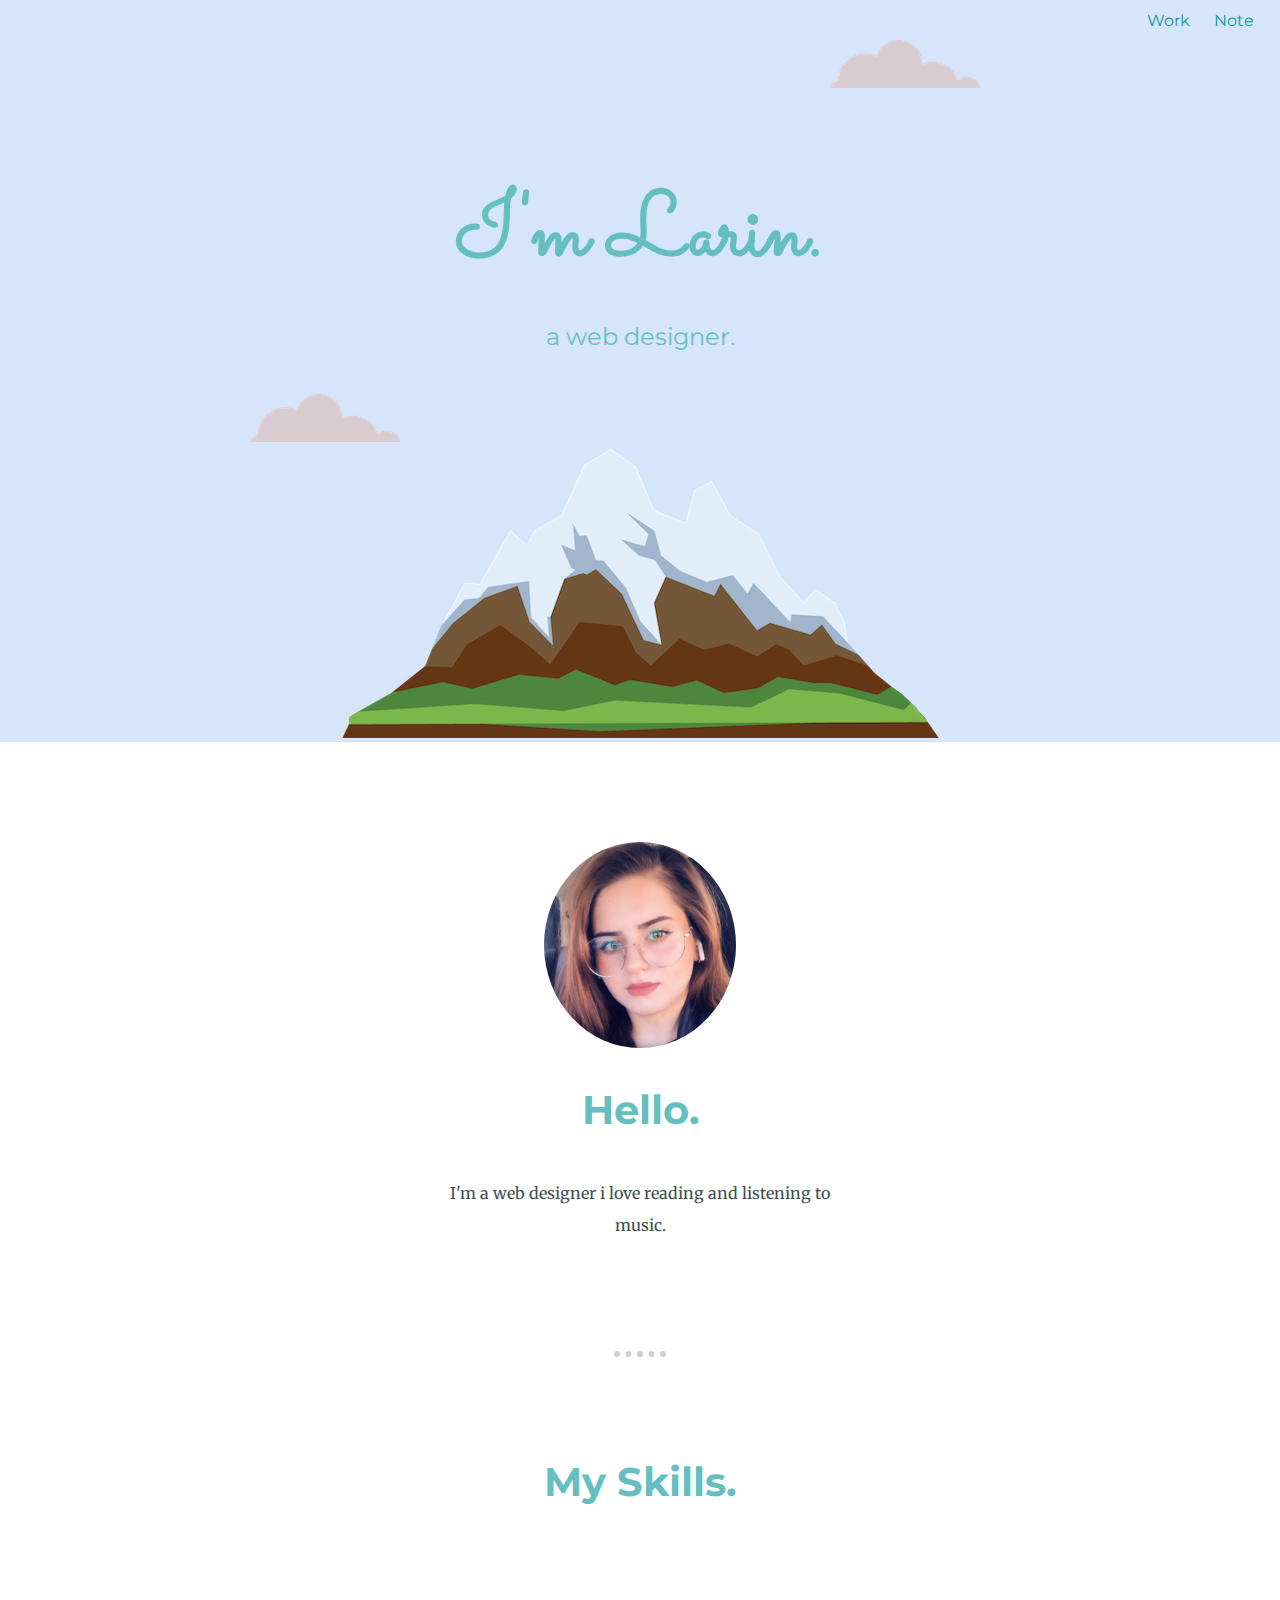
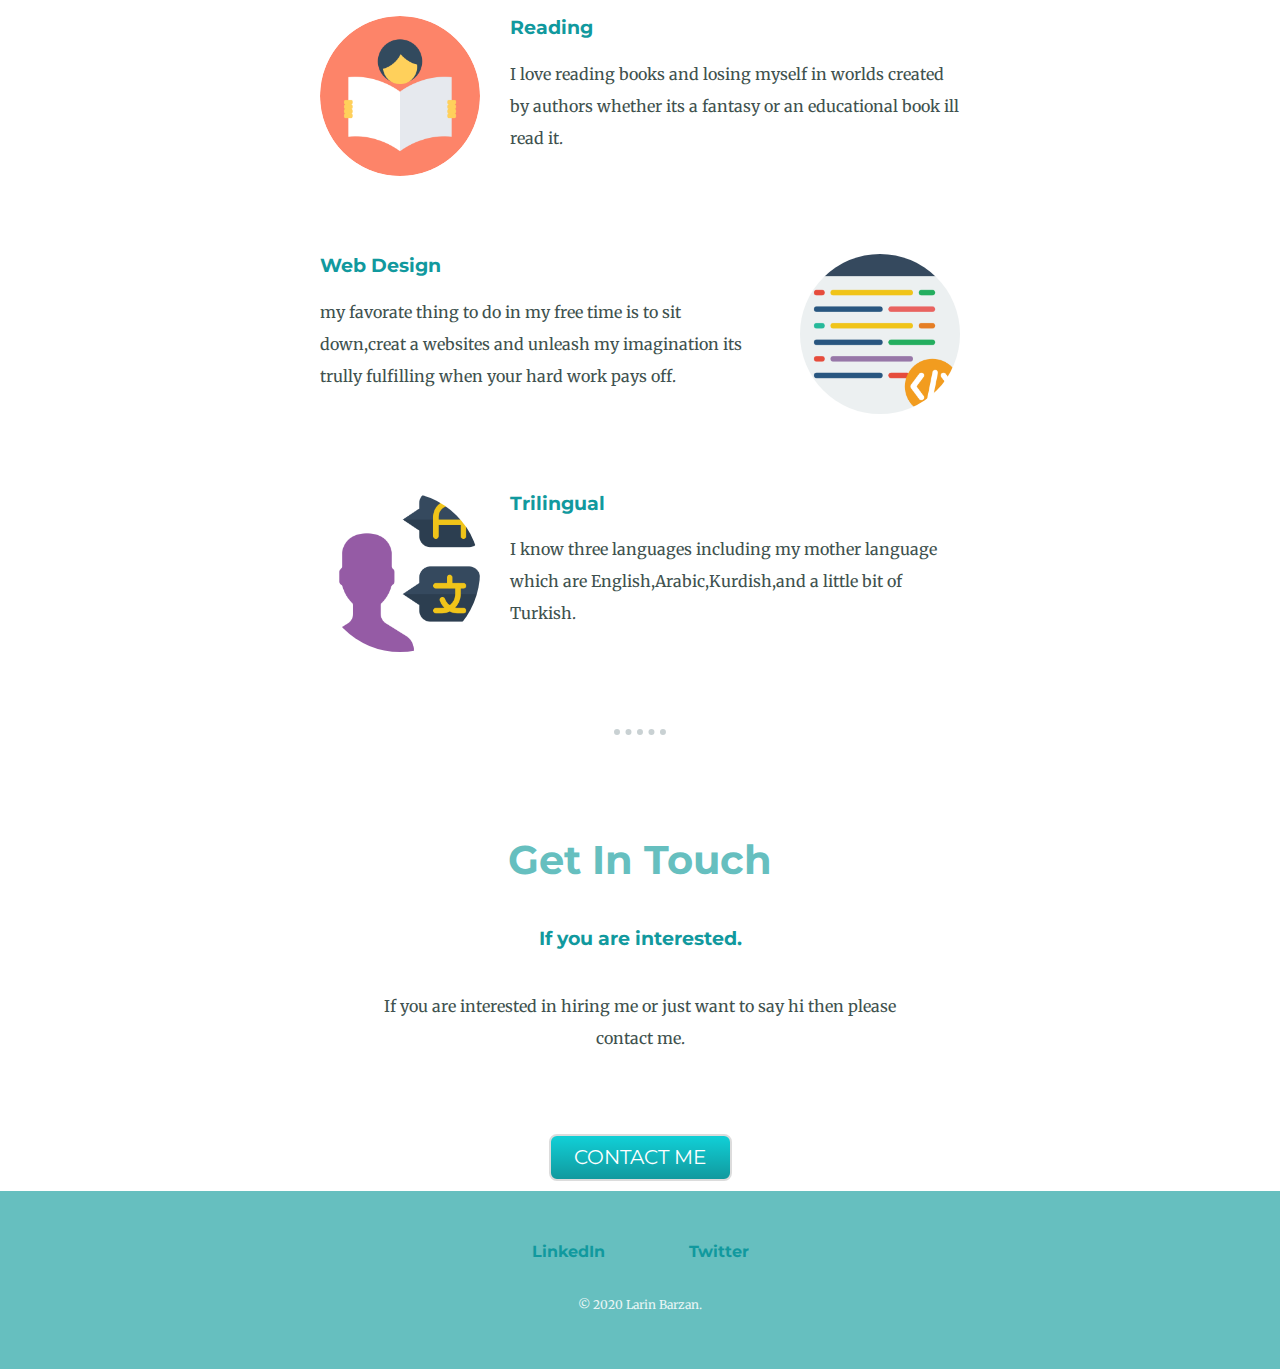
<file: index.html>
<!DOCTYPE html>
<html lang="en" dir="ltr">

<head>
  <meta charset="utf-8">
  <title>Larin</title>
  <link rel="stylesheet" href="css/stylesheet.css">
  <link rel="icon" href="favicon.ico">
  <link href="https://fonts.googleapis.com/css?family=Merriweather|Montserrat|Sacramento&display=swap" rel="stylesheet">
</head>

<body>
  <div class="top-container">
     <a class="work-link" href="work.html">Work</a>
     <a class="note-link"href="note.html">Note</a>
    <img class="cloud-top" src="images/cloud.png" alt="cloud-img">
    <h1>I'm Larin.</h1>
    <h2 class="programer">a web designer.</h2>
    <img class="cloud-bottom" src="images/cloud.png" alt="cloud-img">
    <img src="images/mountain.png" alt="mountain-img">
  </div>

  <div class="middle-container">
    <div class="profile">
      <img class="profile-pic" src="images/Larin.jpeg" alt="My-profile">
      <h2>Hello.</h2>
      <p class="intro"> I'm a web designer i love reading and listening to music.</p>
    </div>
    <hr>
    <div class="skills">
      <h2>My Skills.</h2>
      <div class="skill-row">
        <img class="books" src="images/books.png" alt="books">
        <h3>Reading</h3>
        <p>I love reading books and losing myself in worlds created by authors whether its a fantasy or an educational book ill read it.</p>
      </div>
      <div class="skill-row">
        <img class="coding" src="images/browser.png" alt="coding">
        <h3>Web Design</h3>
        <p>my favorate thing to do in my free time is to sit down,creat a websites and unleash my imagination its trully fulfilling when your hard work pays off.</p>
      </div>
      <div class="skill-row">
        <img class="bilingual" src="images/bilingual.png" alt="language">
        <h3>Trilingual</h3>
        <p>I know three languages including my mother language which are English,Arabic,Kurdish,and a little bit of Turkish.</p>
      </div>
    </div>
    <hr>
    <div class="contact-me">
      <h2>Get In Touch</h2>
      <h3>If you are interested.</h3>
      <p class="hire">If you are interested in hiring me or just want to say hi then please contact me.</p>
      <a class="btn" href="mailto:larin.barzan@gmail.com">CONTACT ME</a>
    </div>
  </div>

  <div class="bottom-container">
    <a class="footer-linkedin" href="https://www.linkedin.com/in/larin-barzan-59b565157/">LinkedIn</a>
    <a class="footer-Twitter" href="https://twitter.com/larin_kookie">Twitter</a>
    <p class="copy">© 2020 Larin Barzan.</p>
  </div>
</body>

</html>
</file>
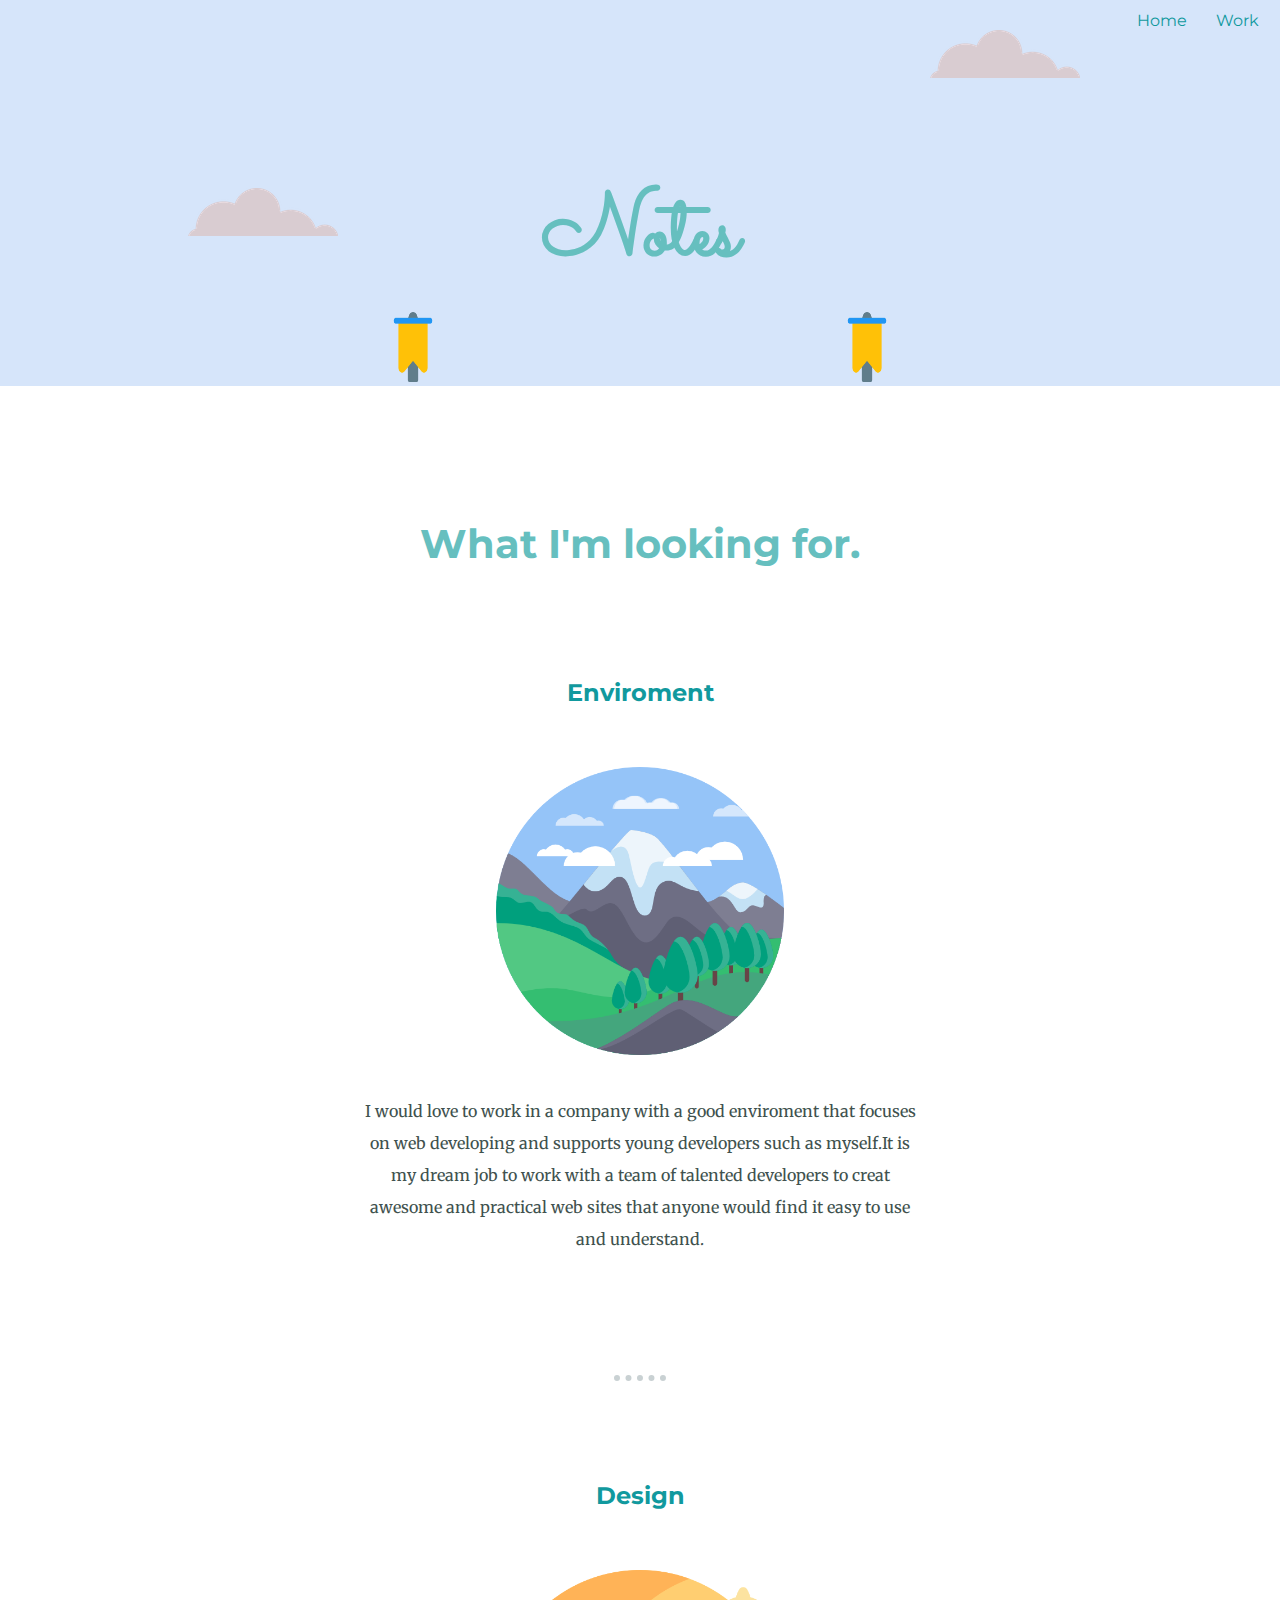
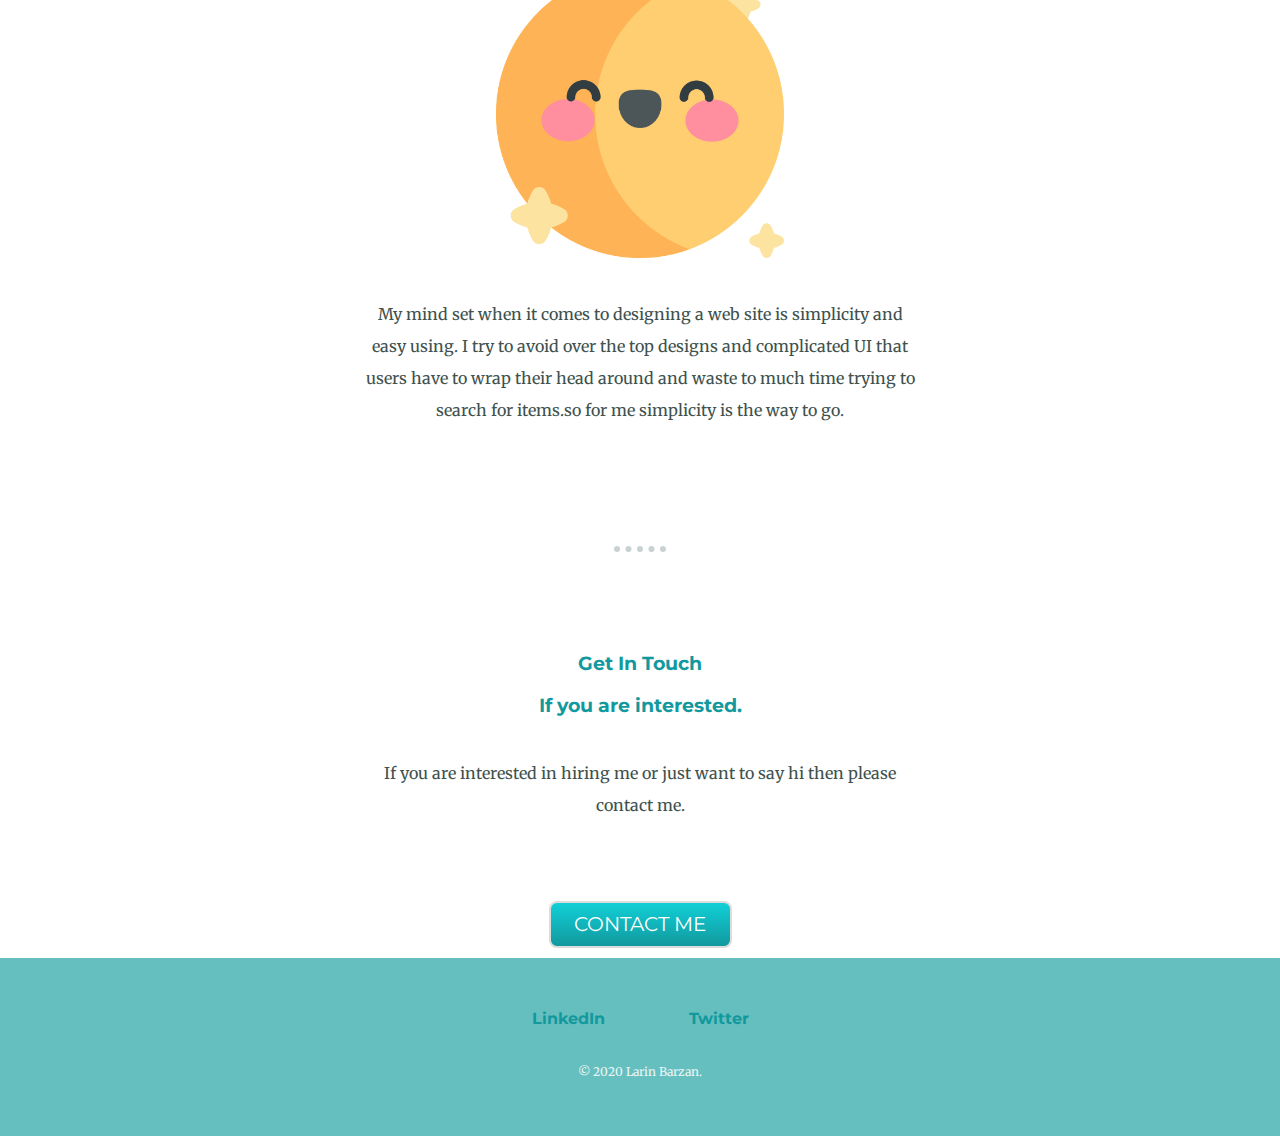
<file: note.html>
<!DOCTYPE html>
<html lang="en" dir="ltr">
  <head>
    <meta charset="utf-8">
    <title>Larin</title>
    <link rel="stylesheet" href="css/stylesheet.css">
    <link rel="icon" href="favicon.ico">
    <link href="https://fonts.googleapis.com/css?family=Merriweather|Montserrat|Sacramento&display=swap" rel="stylesheet">
  </head>
  <body>
    <div class="top-container">
      <a class="home-note" href="index.html">Home</a>
      <a class="work-note" href="work.html">Work</a>

      <img class="cloud-top-work" src="images/cloud.png" alt="cloud-img">
      <h1>Notes</h1>
      <img class="cloud-bottom-work" src="images/cloud.png" alt="cloud-img">
      <img class="banner-left" src="images/banner.png" alt="banner-img">
      <img class="banner-right" src="images/banner.png" alt="banner-img">
  </div>
  <div class="middle-container">
      <h2>What I'm looking for.</h2>

      <div class="enviroment">
        <h3 class="h3-envo">Enviroment</h3>
        <img class="mount-img"src="images/mountains.png" alt="mountains">

        <p class="envi-p">I would love to work in a company with a good enviroment that focuses on web developing and supports
        young developers such as myself.It is my dream job to work with a team of talented developers to creat awesome and practical
      web sites that anyone would find it easy to use and understand.  </p>
      </div>
      <hr>

    <div class="design">
      <h3 class="h3-design">Design</h3>
      <img class="sun"src="images/happy.png" alt="sun">
      <p class="design-p">My mind set when it comes to designing a web site is simplicity and easy using.
      I try to avoid over the top designs and complicated UI that users have to wrap their head around
    and waste to much time trying to search for items.so for me simplicity is the way to go.
    </div>
    <hr>

    <div class="contact-me">
      <h3>Get In Touch</h3>
      <h3>If you are interested.</h3>
      <p class="hire">If you are interested in hiring me or just want to say hi then please contact me.</p>
      <a class="btn" href="mailto:larin.barzan@gmail.com">CONTACT ME</a>
    </div>

    </div>


    <div class="bottom-container">
      <a class="footer-linkedin" href="https://www.linkedin.com/in/larin-barzan-59b565157/">LinkedIn</a>
      <a class="footer-Twitter" href="https://twitter.com/larin_kookie">Twitter</a>
      <p class="copy">© 2020 Larin Barzan.</p>
    </div>

  </body>
</html>
</file>
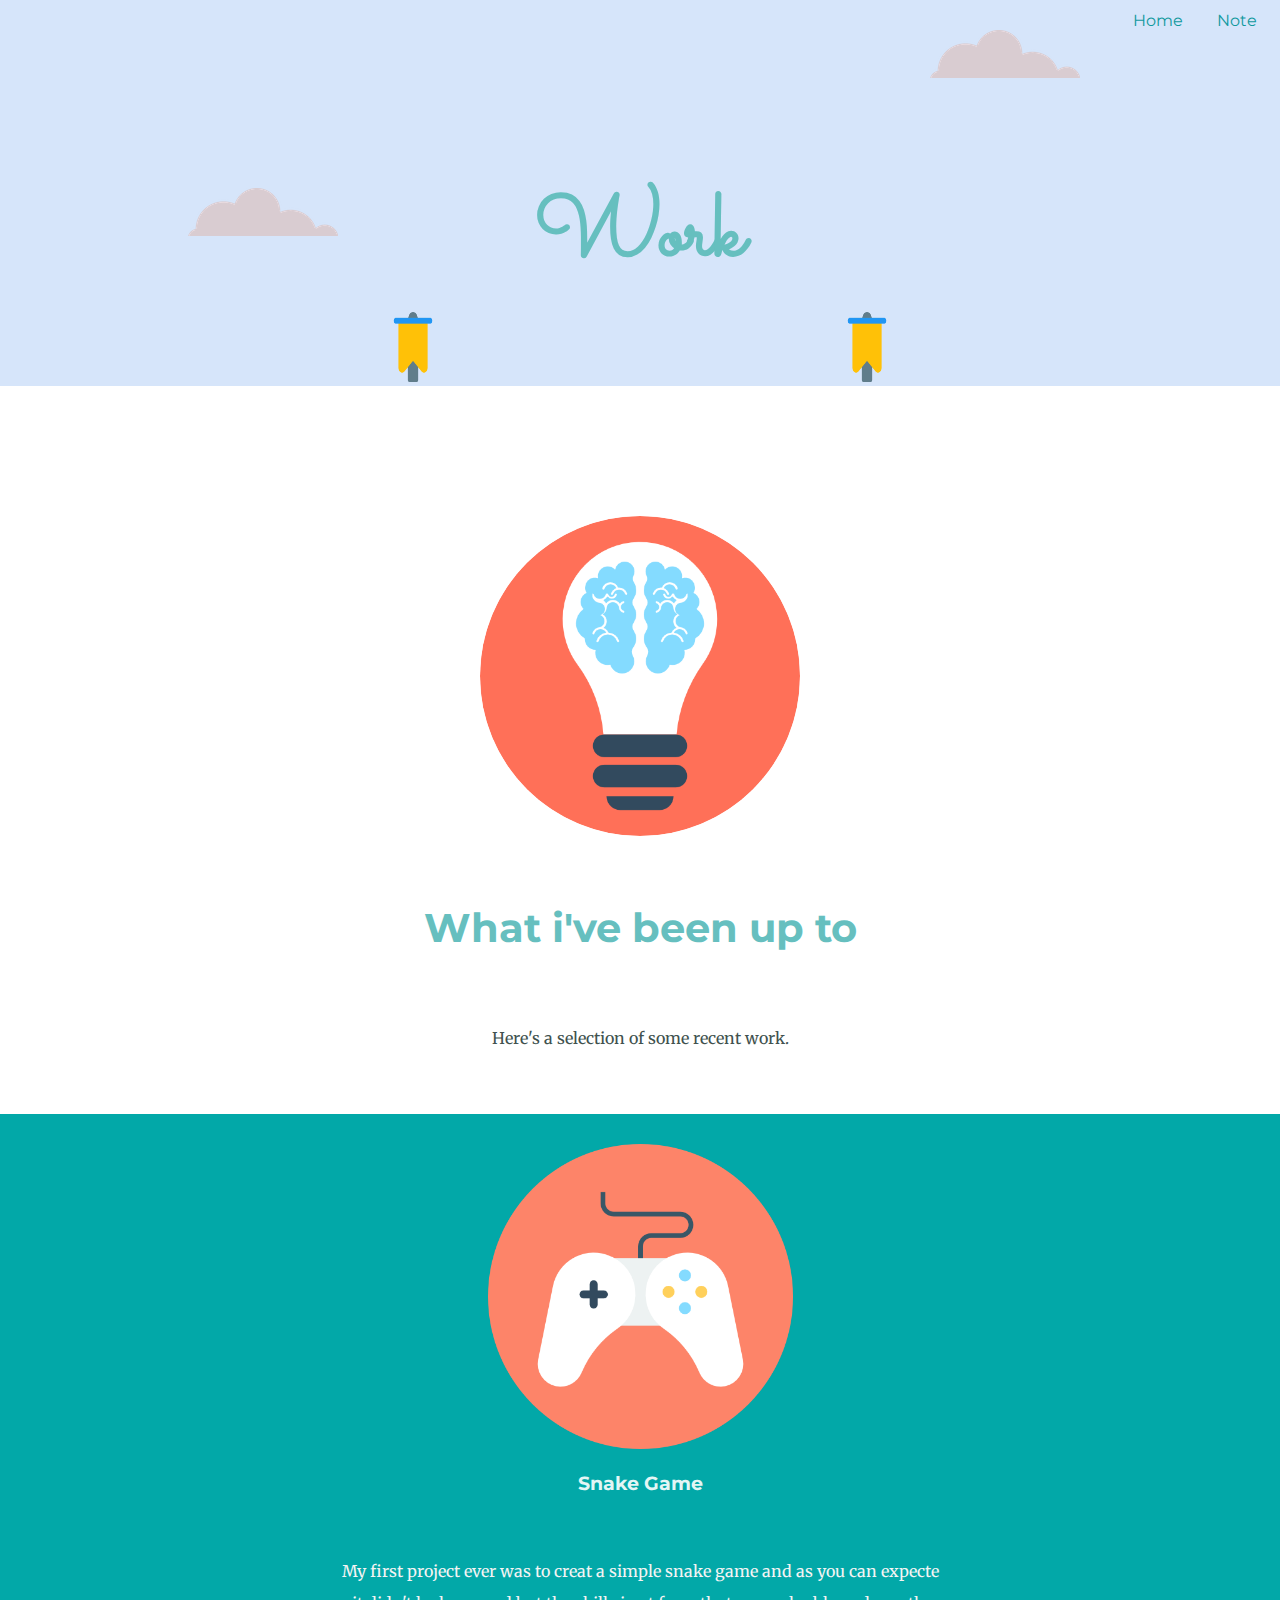
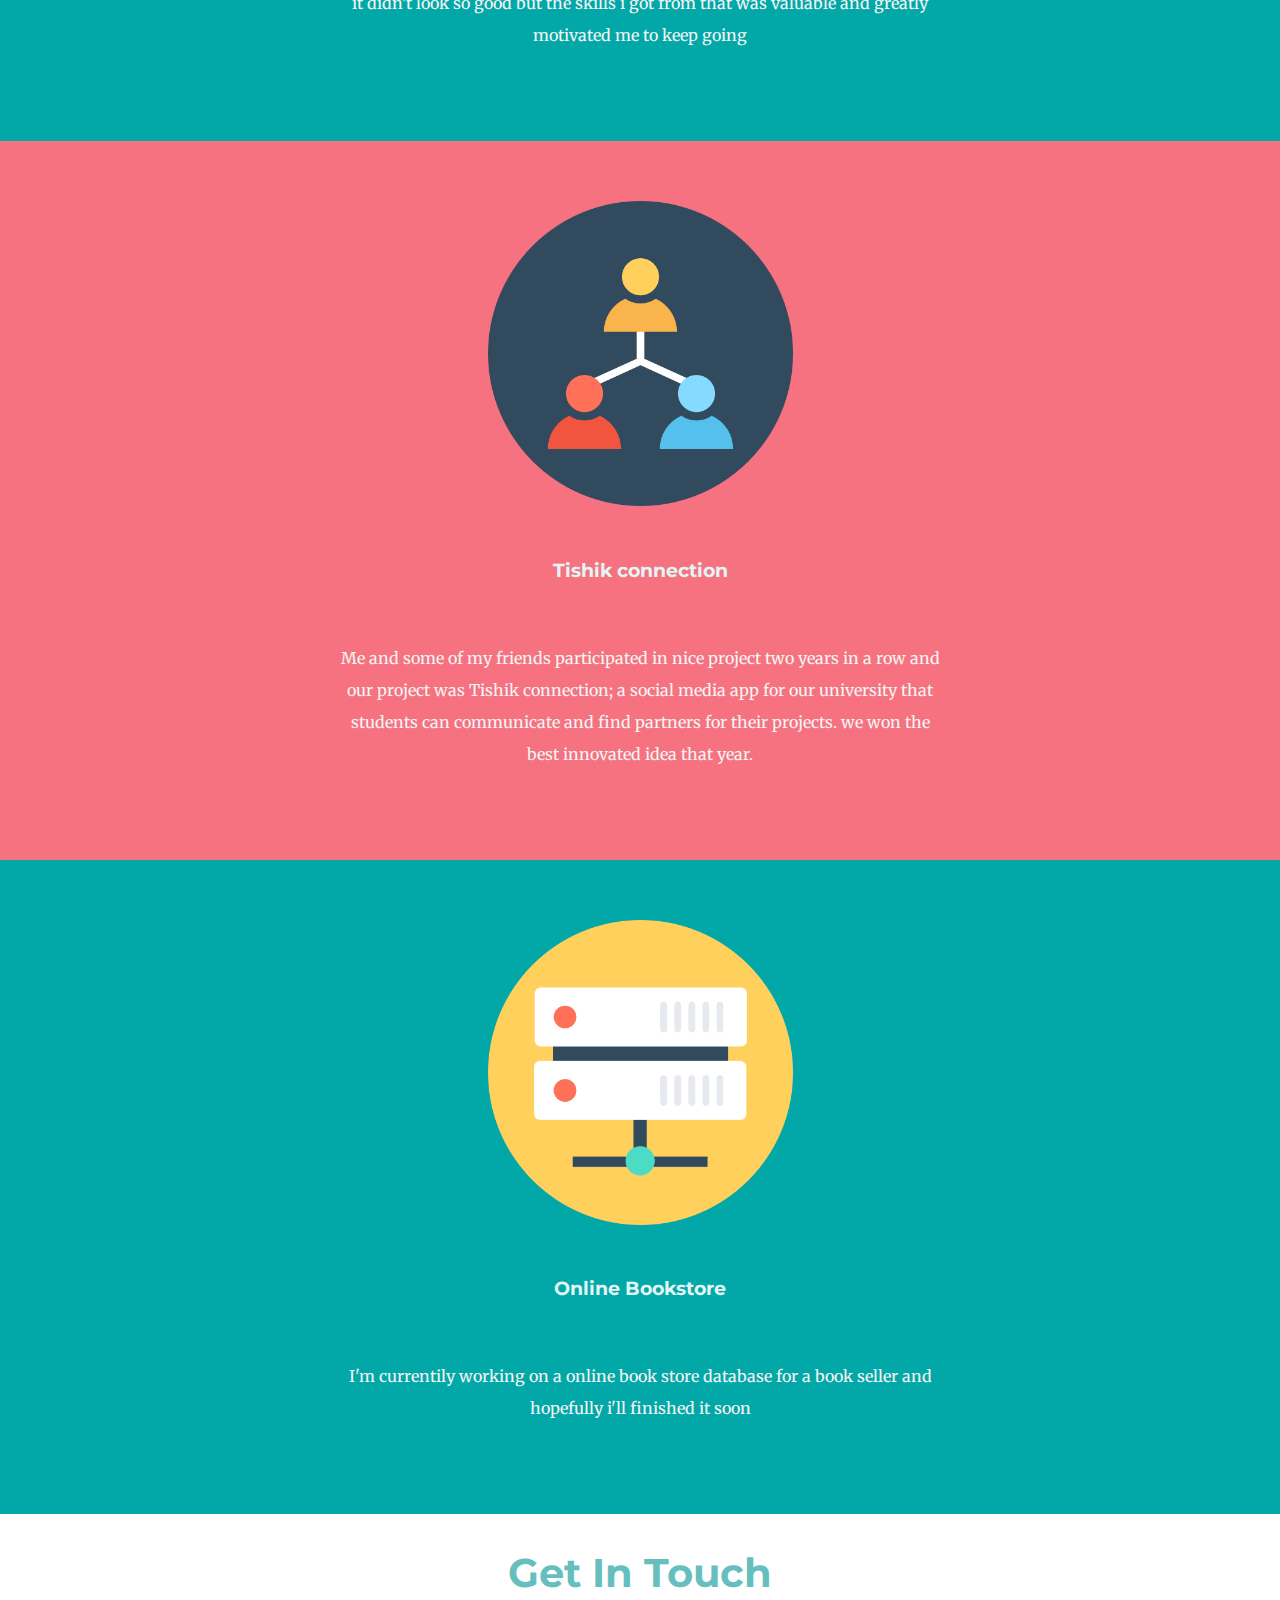
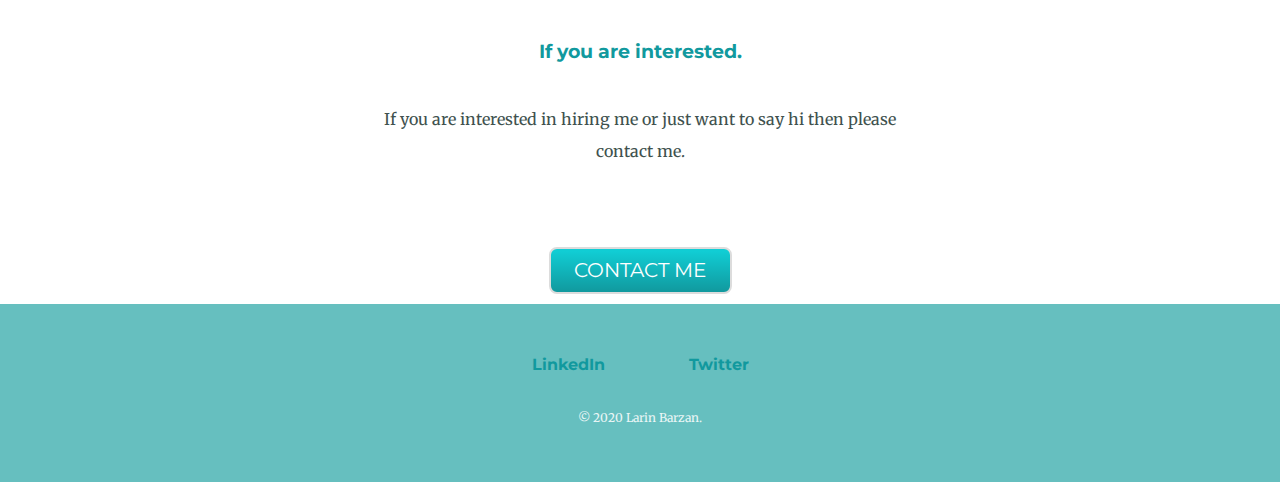
<file: Work.html>
<!DOCTYPE html>
<html lang="en" dir="ltr">
  <head>
    <meta charset="utf-8">
    <title>Larin</title>
    <link rel="stylesheet" href="css/stylesheet.css">
    <link rel="icon" href="favicon.ico">
    <link href="https://fonts.googleapis.com/css?family=Merriweather|Montserrat|Sacramento&display=swap" rel="stylesheet">
  </head>

  <body>

      <div class="top-container">

          <a class="home-link" href="index.html">Home</a>
          <a class="note-link"href="note.html">Note</a>
        <img class="cloud-top-work" src="images/cloud.png" alt="cloud-img">
        <h1>Work</h1>
        <img class="cloud-bottom-work" src="images/cloud.png" alt="cloud-img">
        <img class="banner-left" src="images/banner.png" alt="banner-img">
        <img class="banner-right" src="images/banner.png" alt="banner-img">
    </div>

<div class="middle-container">
  <div class="project">
    <img class="project-img" src="images/bulb.png" alt="pencil">
    <h2>What i've been up to </h2>
    <p class="project-p">Here's a selection of some recent work.</p>
  </div>

  <div class="work-1">
      <img class="work-1-img"src="images/gamepad.png" alt="game-pad">
      <h3 class="snake-title">Snake Game</h3>
      <p class="snake-p">My first project ever was to creat a simple snake game  and as you can expecte it didn't look
        so good  but the
        skills i got from that was valuable  and greatly motivated me to keep going </p>
  </div>

  <div class="work-2">
    <img class="work-2-img"src="images/network.png" alt="network">
    <h3 class="tishik-title">Tishik connection</h3>
    <p class="tishik-p">Me and some of my friends participated in nice project two years
      in a row  and our project was Tishik connection;
       a social media app for our university that students can
       communicate and find partners for their projects.
    we won the best innovated idea that year.</p>
  </div>

  <div class="work-3">
    <img class="work-3-img"src="images/server.png" alt="server">
    <h3 class="data-title">Online Bookstore</h3>
    <p class="data-p">I'm currentily working on a online book store database for a book seller
       and hopefully i'll finished it soon </p>

  </div>
  <div class="contact-me">
    <h2>Get In Touch</h2>
    <h3>If you are interested.</h3>
    <p class="hire">If you are interested in hiring me or just want to say hi then please contact me.</p>
    <a class="btn" href="mailto:larin.barzan@gmail.com">CONTACT ME</a>
  </div>

</div>
<div class="bottom-container">
  <a class="footer-linkedin" href="https://www.linkedin.com/in/larin-barzan-59b565157/">LinkedIn</a>
  <a class="footer-Twitter" href="https://twitter.com/larin_kookie">Twitter</a>
  <p class="copy">© 2020 Larin Barzan.</p>
</div>
  </body>
</html>
</file>
<file: css/stylesheet.css>
body{
  color: #40514E;
margin: 0;
text-align: center;
font-family: 'Merriweather', serif;
}
h1{

  margin: 50px auto 0 auto;
  font-size: 5.625rem;
  font-family: 'Sacramento', cursive;
color: #66BFBF;
}
h2{
  font-size: 2.5rem;
  font-family: 'Montserrat', sans-serif;
  color: #66BFBF;
  padding-bottom: 10px;
}

h3{
  font-family: 'Montserrat', sans-serif;
    color:  #11999E;

}

a{
  color: #11999E;
  text-decoration: none;
  margin: 10px 20px;
    font-family: 'Montserrat', sans-serif;
}
a:hover{
  color:#eaf6f6;
}

hr{
  border-style: dotted none none ;
border-color: #c9d1d3;
margin: 100px auto;
  border-width: 6px;
  width: 4%;
}
p{
  line-height: 2;
}


/**************** Class ***********/
.top-container{

  background-color: #d6e5fa;
  position: relative;
   padding-top: 100px;
}

.middle-container{
padding: 100px 0 0 0;
}

.bottom-container{
background-color:#66BFBF;
padding: 50px 0 20px;

}
.footer-Twitter{
  padding: 30px 20px;
  font-weight: bold;
}
.footer-linkedin{
  padding: 30px 20px;
  font-weight: bold;
}
.copy{
  color: #EAF6F6;
  font-size: 0.75rem;
  padding: 20px 0px;
}
.cloud-bottom{
  position: absolute;
  left: 250px;
  bottom: 300px;

}
.cloud-top{
  position: absolute;
  right:300px;
  top:40px;

}
.cloud-top-work{
  position: absolute;
  top: 30px;
  right:200px;
}
.cloud-bottom-work{
    position: absolute;
    bottom: 150px;
}
.profile-pic{
  border-radius: 100%;
height: 5%;
  width: 15%;

}
.books{
  border-radius: 100%;
float: left;
margin-right: 30px;
    width: 25%;
}
.coding{
  border-radius: 100%;
float: right;
margin-left: 30px;
    width: 25%;

}
.bilingual{
  border-radius: 100%;
float: left;
margin-right: 30px;
  width: 25%;
}
.programer{
  font-weight: normal;
  font-size: 1.5rem;
}
.skill-row{
  width: 50%;
margin: 100px auto ;
text-align: left;

}
.intro{
  margin: auto;
  width: 30%;
  padding-bottom: 10px;
}
.hire{
  margin: auto;
  width: 40%;
  padding-bottom: 10px;
  margin: 40px auto 60px;
}

.btn {
	background:-webkit-gradient( linear, left top, left bottom, color-stop(0.05, #11cdd4), color-stop(1, #11999e) );
	background:-moz-linear-gradient( center top, #11cdd4 5%, #11999e 100% );
	filter:progid:DXImageTransform.Microsoft.gradient(startColorstr='#11cdd4', endColorstr='#11999e');
	background-color:#11cdd4;
	-webkit-border-top-left-radius:8px;
	-moz-border-radius-topleft:8px;
	border-top-left-radius:8px;
	-webkit-border-top-right-radius:8px;
	-moz-border-radius-topright:8px;
	border-top-right-radius:8px;
	-webkit-border-bottom-right-radius:8px;
	-moz-border-radius-bottomright:8px;
	border-bottom-right-radius:8px;
	-webkit-border-bottom-left-radius:8px;
	-moz-border-radius-bottomleft:8px;
	border-bottom-left-radius:8px;
	text-indent:0;
	border:2px solid #dcdcdc;
	display:inline-block;
	color:#ffffff;
	font-family:arial;
	font-size:20px;
	font-weight:normal;
	font-style:normal;
  font-family: 'Montserrat', sans-serif;
	height:43px;
	line-height:43px;
	width:179px;
	text-decoration:none;
	text-align:center;
}
.btn:hover {
	background:-webkit-gradient( linear, left top, left bottom, color-stop(0.05, #30e3cb), color-stop(1, #2bc4ad) );
	background:-moz-linear-gradient( center top, #30e3cb 5%, #2bc4ad 100% );
	filter:progid:DXImageTransform.Microsoft.gradient(startColorstr='#30e3cb', endColorstr='#2bc4ad');
	background-color:#30e3cb;
}.btn:active {
	position:relative;
	top:1px;
}
.banner-left{
  height: 70px;
  width: 50px;
padding: 10px 200px 0;
}
.banner-right{
  height: 70px;
  width: 50px;
padding: 10px 200px 0;

}
.project-img{
margin: 30px;
  width: 25%;
  border-radius: 100%;
}
.work-1{
  background-color: #02a8a8;
padding: 30px;

}
.work-2{
  background-color: #f67280;
  padding: 30px;

}
.work-3{
  background-color: #02a8a8;
  padding: 30px;

}

.work-1-img{
  width: 25%;
}

.work-2-img{
  width: 25%;
  padding: 30px;
}
.work-3-img{
  width: 25%;
padding: 30px;
}
.project-p{
width: 50%;
  margin: 40px auto 40px;
padding: 20px 100px;
}
.snake-p{
  margin: 40px auto 40px;
  width: 50%;
  color: #f4f4f4;
  padding: 20px 100px;
}
.snake-title{
  color:#e3f6f5;
}
.tishik-p{
    margin: 40px auto 40px;
  width: 50%;
  color: #f4f4f4;
  padding: 20px 100px;
}
.tishik-title{
  color: #e3f6f5;
}
.data-p{
  margin: 40px auto 40px;
width: 50%;
color: #f4f4f4;
padding: 20px 100px;
}
.data-title{
  color:#e3f6f5;
}


.enviroment{
  width: 50%;
  margin: 100px auto 100px;

}
.envi-p{
  padding: 20px 40px;

}
.mount-img{
  width: 45%;
}
.design{
  width: 50%;
  margin: 100px auto 100px;
}
.design-p{
    padding: 20px 40px;

}
.sun{
  width: 45%;
}


.note-link{
  position: relative;
  bottom: 90px;
  left: 550px;

}
.work-link{
  position: relative;
  bottom: 90px;
  left: 570px;
}
.home-link{
  position: relative;
   bottom: 90px;
   left: 560px;

}
.work-note{
  position: relative;
    bottom: 90px;
    left: 550px;
}
.home-note{
  position: relative;
    bottom: 90px;
    left: 565px;
}
.h3-envo{
  margin: 30px auto 60px;
  font-size: x-large;
}
.h3-design{
    margin: 30px auto 60px;
    font-size: x-large;
}
</file>
